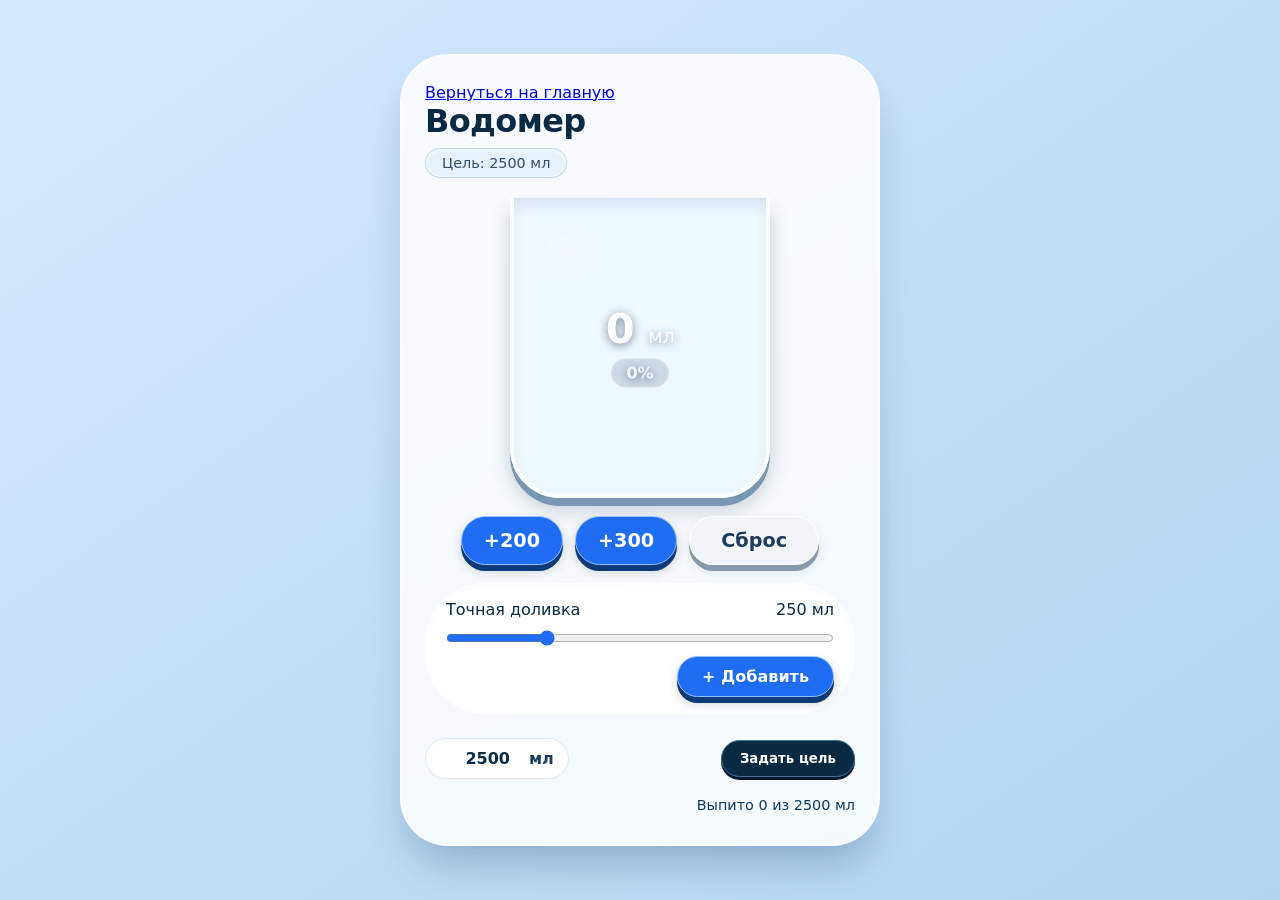
<file: index.html>
<!DOCTYPE html>
<html lang="ru">
<head>
  <meta charset="UTF-8">
  <meta name="viewport" content="width=device-width, initial-scale=1.0, user-scalable=yes">
  <title>Водомер</title>
  <link rel="stylesheet" href="style.css">
</head>
<body>
  <div class="card">
    <a href="main.html" class="knopka">Вернуться на главную</a>
    <h1>Водомер</h1>
    <div class="subhead">
      <span class="goal-badge" id="goalDisplay">Цель: 2500 мл</span>
    </div>

    <!-- Визуальный стакан -->
    <div class="glass-container">
      <div class="glass">
        <div class="water-fill" id="waterFill"></div>
        <div class="glass-glare"></div>
        <div class="water-stats">
          <div class="current-ml" id="currentMlDisplay">0 <small>мл</small></div>
          <div class="percent-indicator" id="percentDisplay">0%</div>
        </div>
      </div>
    </div>

    <!-- Основные кнопки + слайдер -->
    <div class="controls">
      <div class="add-buttons">
        <button class="btn water" id="add200Btn" title="Добавить 200 мл">+200</button>
        <button class="btn water" id="add300Btn" title="Добавить 300 мл">+300</button>
        <button class="btn reset" id="resetBtn" title="Сбросить счетчик">Сброс</button>
      </div>

      <div class="slider-block">
        <div class="slider-label">
          <span>Точная доливка</span>
          <span id="sliderValueLabel">250 мл</span>
        </div>
        <input type="range" id="waterSlider" min="0" max="1000" value="250" step="10">
        <div style="display: flex; justify-content: flex-end; margin-top: 10px;">
          <button class="btn water" id="addSliderBtn" style="padding: 10px 24px; min-width: unset; font-size: 1rem;">+ Добавить</button>
        </div>
      </div>

      <!-- Установка цели -->
      <div class="goal-settings">
        <div class="goal-input">
          <input type="number" id="goalInput" min="500" max="8000" step="50" value="2500">
          <span>мл</span>
        </div>
        <button class="apply-goal" id="applyGoalBtn">Задать цель</button>
      </div>
      <div class="progress-text" id="progressMessage">
        Выпито 0 из 2500 мл
      </div>
    </div>
  </div>

  <script src="script.js"></script>
</body>
</html>
</file>
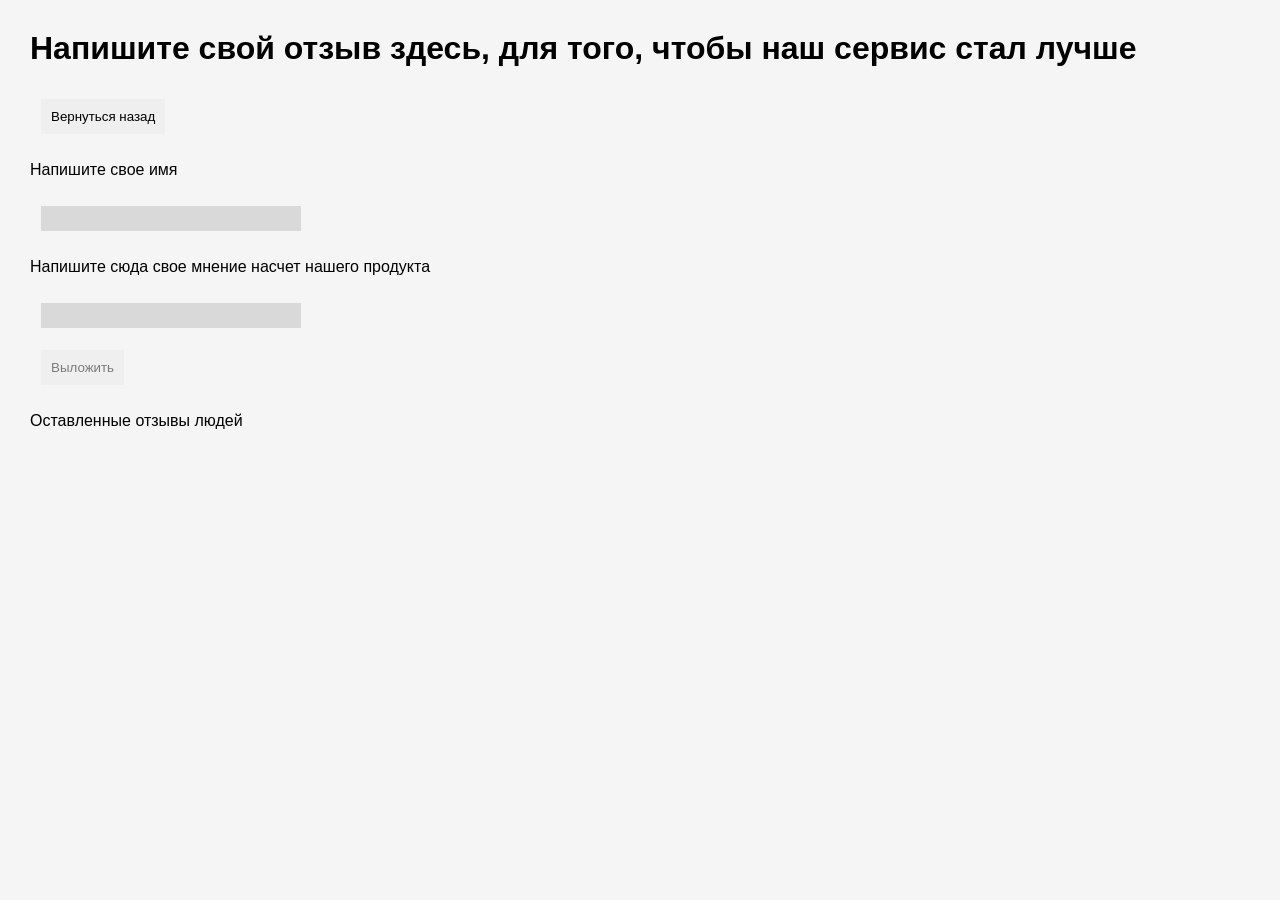
<file: indexA.html>
<!DOCTYPE html>
<html>
  <head>
    <link rel="stylesheet" href="styleA.css">
    <meta name="viewport" content="width=device-width, initial-scale=1.0">
  </head>
  <body>
    <h1> Напишите свой отзыв здесь, для того, чтобы наш сервис стал лучше</H1>
    <button class="back" onclick="location.href='main.html'">Вернуться назад</button>
    <p>Напишите свое имя</p>
    <input class ="N">
    <P> Напишите сюда свое мнение насчет нашего продукта</P>
    <input class ="A">
    <div>
      <button>Выложить</button>
    </div>
    <p class="list">Оставленные отзывы людей</p>
    <div>
      <N></N>
      <div>
        <A></A>
      </div>
    </div>
  </body>
</html>
</file>
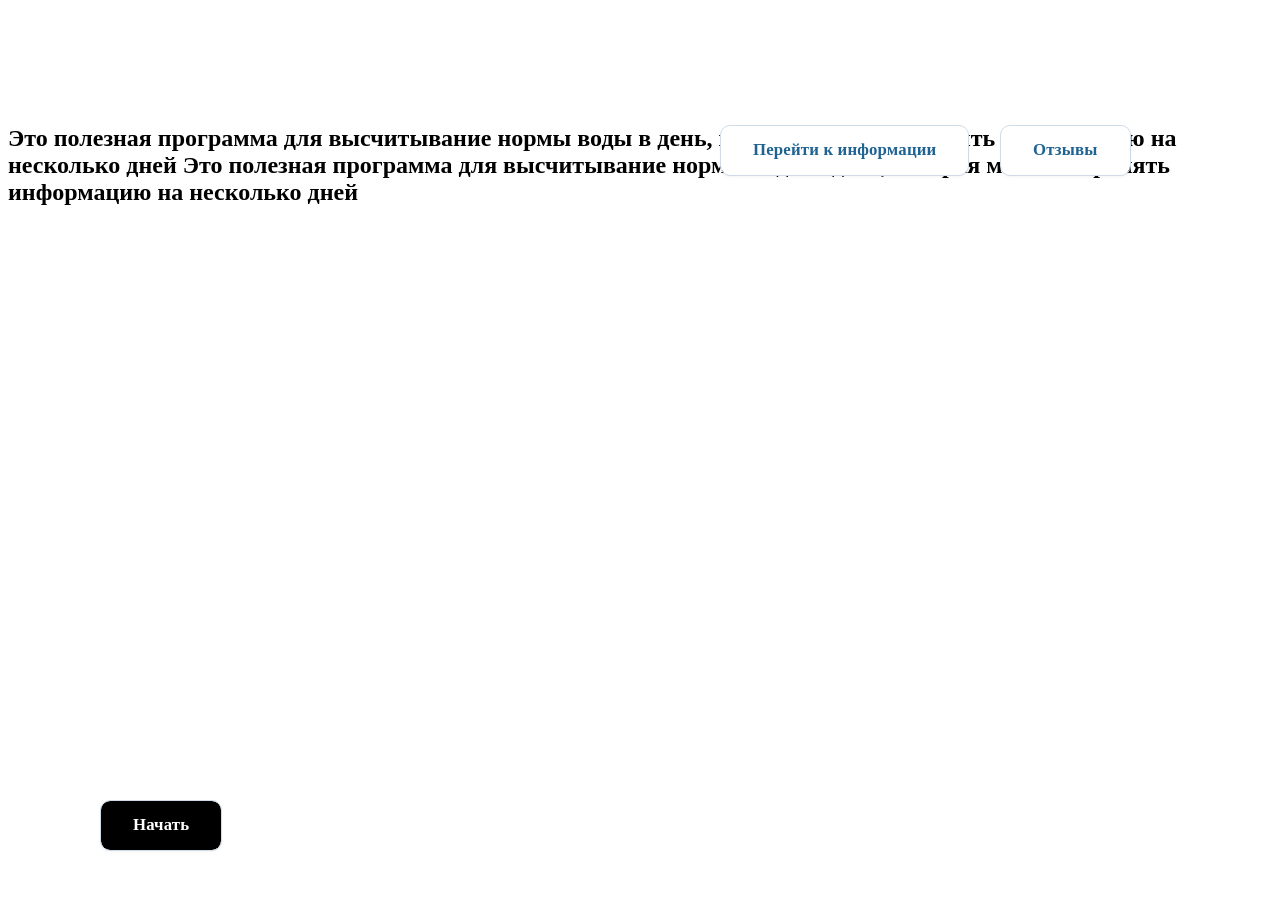
<file: main.html>
<!DOCTYPE html>
<html>
  <head>
    <link rel="stylesheet" href="styled.css">
    <title>Водометр</title>
  </head>
  <body>
  <div class="class1">
    <h1>Водометр</h1>
    <button class="but2">Перейти к информации</button>
    <button class="but1" onclick="location.href='indexA.html'">Отзывы</button>
    <h2 class="info1">Это полезная программа для высчитывание нормы воды в день, которая может сохранять информацию на несколько дней
      Это полезная программа для высчитывание нормы воды в день, которая может сохранять информацию на несколько дней</h2>
    <button class="but3" onclick="location.href='index.html'">Начать</button>
  </div>
    <script src="script.js"></script>
  </body>
</html>
</file>
<file: style.css>
* {
    margin: 0;
    padding: 0;
    box-sizing: border-box;
    font-family: system-ui, 'Segoe UI', Roboto, 'Helvetica Neue', sans-serif;
  }
  
  body {
    min-height: 100vh;
    background: linear-gradient(145deg, #d4e9ff 0%, #b0d4f0 100%);
    display: flex;
    align-items: center;
    justify-content: center;
    padding: 16px;
  }
  
  .card {
    max-width: 480px;
    width: 100%;
    background: rgba(255, 255, 255, 0.85);
    backdrop-filter: blur(12px);
    -webkit-backdrop-filter: blur(12px);
    border-radius: 48px;
    box-shadow: 0 25px 40px -10px rgba(0, 35, 70, 0.25), inset 0 0 0 1px rgba(255, 255, 255, 0.6);
    padding: 28px 24px 32px;
    transition: all 0.2s ease;
    border: 1px solid rgba(255, 255, 255, 0.3);
  }
  
  h1 {
    display: flex;
    align-items: center;
    gap: 10px;
    font-weight: 600;
    font-size: 2rem;
    letter-spacing: -0.02em;
    color: #0a2a44;
    margin-bottom: 8px;
    text-shadow: 0 2px 4px rgba(255, 255, 255, 0.5);
  }
  
  h1 span {
    background: #0a2a44;
    color: white;
    font-size: 1.1rem;
    padding: 2px 12px;
    border-radius: 40px;
    margin-left: 4px;
    font-weight: 500;
    box-shadow: inset 0 1px 3px rgba(0,0,0,0.1);
  }
  
  .subhead {
    display: flex;
    justify-content: space-between;
    align-items: baseline;
    margin-bottom: 20px;
    color: #1e3a5f;
    font-weight: 500;
    opacity: 0.9;
  }
  
  .goal-badge {
    background: #e3f0fd;
    padding: 6px 16px;
    border-radius: 40px;
    font-size: 0.9rem;
    border: 1px solid rgba(10, 42, 68, 0.15);
    box-shadow: inset 0 1px 4px white;
  }
  
  /* визуал стакана */
  .glass-container {
    position: relative;
    margin: 16px 0 18px;
    display: flex;
    flex-direction: column;
    align-items: center;
  }
  
  .glass {
    width: 100%;
    max-width: 260px;
    height: 300px;
    background: rgba(220, 240, 255, 0.5);
    border-radius: 0 0 50px 50px;
    border: 4px solid rgba(255, 255, 255, 0.9);
    border-top: none;
    box-shadow: inset 0 8px 12px rgba(0, 30, 60, 0.08), 0 8px 0 #7997b3, 0 12px 20px rgba(0, 20, 40, 0.2);
    position: relative;
    overflow: hidden;
    backdrop-filter: blur(4px);
    -webkit-backdrop-filter: blur(4px);
    transition: box-shadow 0.3s;
  }
  
  /* вода */
  .water-fill {
    position: absolute;
    bottom: 0;
    left: 0;
    width: 100%;
    background: linear-gradient(135deg, #3b9eff, #1e6df2);
    box-shadow: inset 0 4px 8px rgba(255, 255, 255, 0.7), inset 0 -4px 6px rgba(0, 20, 60, 0.2);
    border-radius: 0 0 44px 44px;
    transition: height 0.45s cubic-bezier(0.34, 1.3, 0.64, 1);
    height: 0%;
    display: flex;
    align-items: center;
    justify-content: center;
    overflow: hidden;
    border-bottom: 2px solid rgba(255, 255, 255, 0.6);
  }
  
  .water-fill::after {
    content: "";
    position: absolute;
    top: 0;
    left: 0;
    width: 200%;
    height: 20px;
    background: radial-gradient(circle at 20% 0%, rgba(255, 255, 255, 0.5) 0%, transparent 60%);
    opacity: 0.8;
    animation: shimmer 4s infinite ease-in-out;
    pointer-events: none;
  }
  
  @keyframes shimmer {
    0% { transform: translateX(-30%); }
    100% { transform: translateX(20%); }
  }
  
  /* блик на стекле */
  .glass-glare {
    position: absolute;
    top: 8%;
    left: 8%;
    width: 22%;
    height: 20%;
    background: radial-gradient(circle, rgba(255,255,255,0.7) 0%, rgba(255,255,255,0) 80%);
    border-radius: 50%;
    opacity: 0.6;
    pointer-events: none;
    z-index: 3;
  }
  
  /* цифры внутри стакана */
  .water-stats {
    position: absolute;
    bottom: 50%;
    left: 0;
    right: 0;
    transform: translateY(50%);
    text-align: center;
    z-index: 5;
    pointer-events: none;
    color: white;
    text-shadow: 0 2px 8px rgba(0, 20, 50, 0.5);
    font-weight: 700;
  }
  
  .current-ml {
    font-size: 2.6rem;
    line-height: 1.2;
    font-weight: 800;
    letter-spacing: -0.01em;
  }
  
  .current-ml small {
    font-size: 1.2rem;
    font-weight: 500;
    opacity: 0.9;
  }
  
  .percent-indicator {
    font-size: 1rem;
    background: rgba(0,0,0,0.1);
    backdrop-filter: blur(2px);
    display: inline-block;
    padding: 4px 14px;
    border-radius: 40px;
    margin-top: 4px;
    color: #f0f9ff;
    border: 1px solid rgba(255,255,255,0.2);
  }
  
  /* панель управления */
  .controls {
    margin-top: 16px;
    display: flex;
    flex-direction: column;
    gap: 18px;
  }
  
  .add-buttons {
    display: flex;
    flex-wrap: wrap;
    align-items: center;
    justify-content: center;
    gap: 12px;
  }
  
  .btn {
    background: white;
    border: none;
    padding: 12px 22px;
    border-radius: 60px;
    font-weight: 600;
    font-size: 1.2rem;
    color: #0a2a44;
    box-shadow: 0 6px 0 #7b98b3, 0 6px 12px rgba(0, 20, 40, 0.15);
    cursor: pointer;
    display: inline-flex;
    align-items: center;
    justify-content: center;
    gap: 6px;
    transition: all 0.08s ease-out;
    border: 1px solid rgba(255, 255, 255, 0.9);
    backdrop-filter: blur(4px);
    flex: 0 1 auto;
    min-width: 100px;
  }
  
  .btn:active {
    transform: translateY(5px);
    box-shadow: 0 1px 0 #7b98b3, 0 6px 12px rgba(0, 20, 40, 0.1);
  }
  
  .btn.water {
    background: #1e6df2;
    color: white;
    box-shadow: 0 6px 0 #0f3a7a, 0 6px 12px rgba(0, 20, 40, 0.2);
    border: 1px solid #9bc0ff;
  }
  
  .btn.reset {
    background: #f1f5f9;
    color: #1e3a5f;
    box-shadow: 0 6px 0 #8699aa, 0 6px 12px rgba(0,0,0,0.1);
    min-width: 130px;
  }
  
  .btn-icon {
    font-size: 1.5rem;
    line-height: 1;
  }
  
  .slider-block {
    background: rgba(255, 255, 255, 0.4);
    padding: 16px 20px;
    border-radius: 60px;
    backdrop-filter: blur(8px);
    -webkit-backdrop-filter: blur(8px);
    border: 1px solid rgba(255,255,255,0.7);
    box-shadow: inset 0 2px 5px rgba(0,0,0,0.02);
  }
  
  .slider-label {
    display: flex;
    justify-content: space-between;
    margin-bottom: 8px;
    font-weight: 500;
    color: #0a2a44;
  }
  
  input[type="range"] {
    width: 100%;
    accent-color: #1e6df2;
    height: 8px;
    border-radius: 20px;
  }
  
  .goal-settings {
    display: flex;
    align-items: center;
    justify-content: space-between;
    gap: 10px;
    margin-top: 6px;
  }
  
  .goal-input {
    display: flex;
    align-items: center;
    background: white;
    border-radius: 40px;
    padding: 2px 2px 2px 18px;
    box-shadow: inset 0 2px 6px rgba(0,0,0,0.02), 0 2px 4px rgba(0,0,0,0.02);
    border: 1px solid rgba(10,42,68,0.1);
  }
  
  .goal-input input {
    width: 85px;
    border: none;
    padding: 8px 4px 8px 0;
    font-size: 1rem;
    font-weight: 600;
    background: transparent;
    outline: none;
    text-align: right;
    color: #0a2a44;
  }
  
  .goal-input span {
    padding-right: 12px;
    font-weight: 600;
    color: #1e3a5f;
  }
  
  .apply-goal {
    background: #0a2a44;
    color: white;
    border: none;
    border-radius: 40px;
    padding: 10px 18px;
    font-weight: 600;
    cursor: pointer;
    box-shadow: 0 3px 0 #04182b;
    transition: 0.08s;
    border: 1px solid #4571a0;
  }
  
  .apply-goal:active {
    transform: translateY(3px);
    box-shadow: none;
  }
  
  .progress-text {
    text-align: right;
    font-size: 0.9rem;
    color: #0e3a5e;
    font-weight: 500;
  }
  
  .footer-note {
    margin-top: 22px;
    text-align: center;
    color: #305d82;
    font-weight: 500;
    opacity: 0.8;
  }
  
  /* для телефона */
  @media (max-width: 420px) {
    .card { padding: 20px 16px; }
    .glass { max-width: 220px; height: 270px; }
    .current-ml { font-size: 2.2rem; }
  }
  .knopka {
      
  }
</file>
<file: styleA.css>
body{
    margin:30px;
    background-color:whitesmoke;
}
h1{
    
    font-family:sans-serif;
    text-align:justify;
}
p{
    font-family:sans-serif;
}
button{
    margin:10px;
    padding: 10px;
    color:rgba(0, 0, 0, 0.486);
    border:  1px solid whitesmoke;
}
button:hover {
    background-color: whitesmoke;
    transform: translateY(-2px);
}
button:active {
    transform: translateY(1px);
}
.back{
    color: rgb(0, 0, 0);
    padding: 10px;
    border:  1px solid whitesmoke;
}
input{
    width: 250px;
    padding:5px;
    margin:10px;
    background:#D9D9D9;
    color:black;
    border:  1px solid whitesmoke;

}
</file>
<file: styled.css>
button{
    display: inline-flex;
    align-items: center;
    justify-content: center;
    gap: 10px;
    background-color: #ffffff;
    border: 1px solid #d0dbe8;
    border-radius: 10px;
    padding: 0.9rem 2rem;
    font-size: 1.05rem;
    font-weight: 600;
    font-family: inherit;
    color: #1f6392;
    letter-spacing: 0.01em;
    cursor: pointer;
    transition: all 0.25s ease-in-out;
    box-shadow: 0 2px 5px rgba(0, 0, 0, 0.02), 0 1px 2px rgba(0, 0, 0, 0.03);
    background-clip: padding-box;
    text-decoration: none;
    width: auto;
    backdrop-filter: blur(0px);
}
h1{
    text-align:center;
    color:white;
    font-size:50px;
}
body{
    background-image: url('https://media.istockphoto.com/id/1175268677/ru/%D0%B2%D0%B5%D0%BA%D1%82%D0%BE%D1%80%D0%BD%D0%B0%D1%8F/%D1%81%D0%B8%D0%BD%D0%B8%D0%B5-%D0%BA%D1%80%D0%B8%D0%B2%D1%8B%D0%B5-%D0%B8-%D0%B2%D0%BE%D0%BB%D0%BD%D1%8B-%D0%BC%D0%BE%D1%80%D1%8F-%D0%B2%D0%B0%D1%80%D1%8C%D0%B8%D1%80%D1%83%D1%8E%D1%82%D1%81%D1%8F-%D0%BE%D1%82-%D0%BC%D1%8F%D0%B3%D0%BA%D0%BE%D0%B3%D0%BE-%D0%B4%D0%BE-%D1%82%D0%B5%D0%BC%D0%BD%D0%BE%D0%B3%D0%BE-%D0%B2%D0%B5%D0%BA%D1%82%D0%BE%D1%80%D0%BD%D0%BE%D0%B3%D0%BE-%D1%84%D0%BE%D0%BD%D0%B0-%D0%BF%D0%BB%D0%BE%D1%81%D0%BA%D0%B8%D0%B9-%D1%81%D1%82%D0%B8%D0%BB%D1%8C.jpg?s=612x612&w=0&k=20&c=WL6cJPKPbqg1X4Hd6C809SBzVdefgg3E41kl7ejgz34=');
    background-size: cover; /* или contain, чтобы изображение масштабировалось без искажений */
    background-repeat: no-repeat;
    background-position: center; /* для выравнивания изображения */
    height: 700px;
}
.but1{
    position: absolute;
    left:1000px;
}
.but2{
    position: absolute;
    left:720px;
}
.but3{
    position: absolute;
    left:100px;
    top:800px;
    background-color: black;
    color:white;
}
.info1{
    top:1000px;
}
</file>
